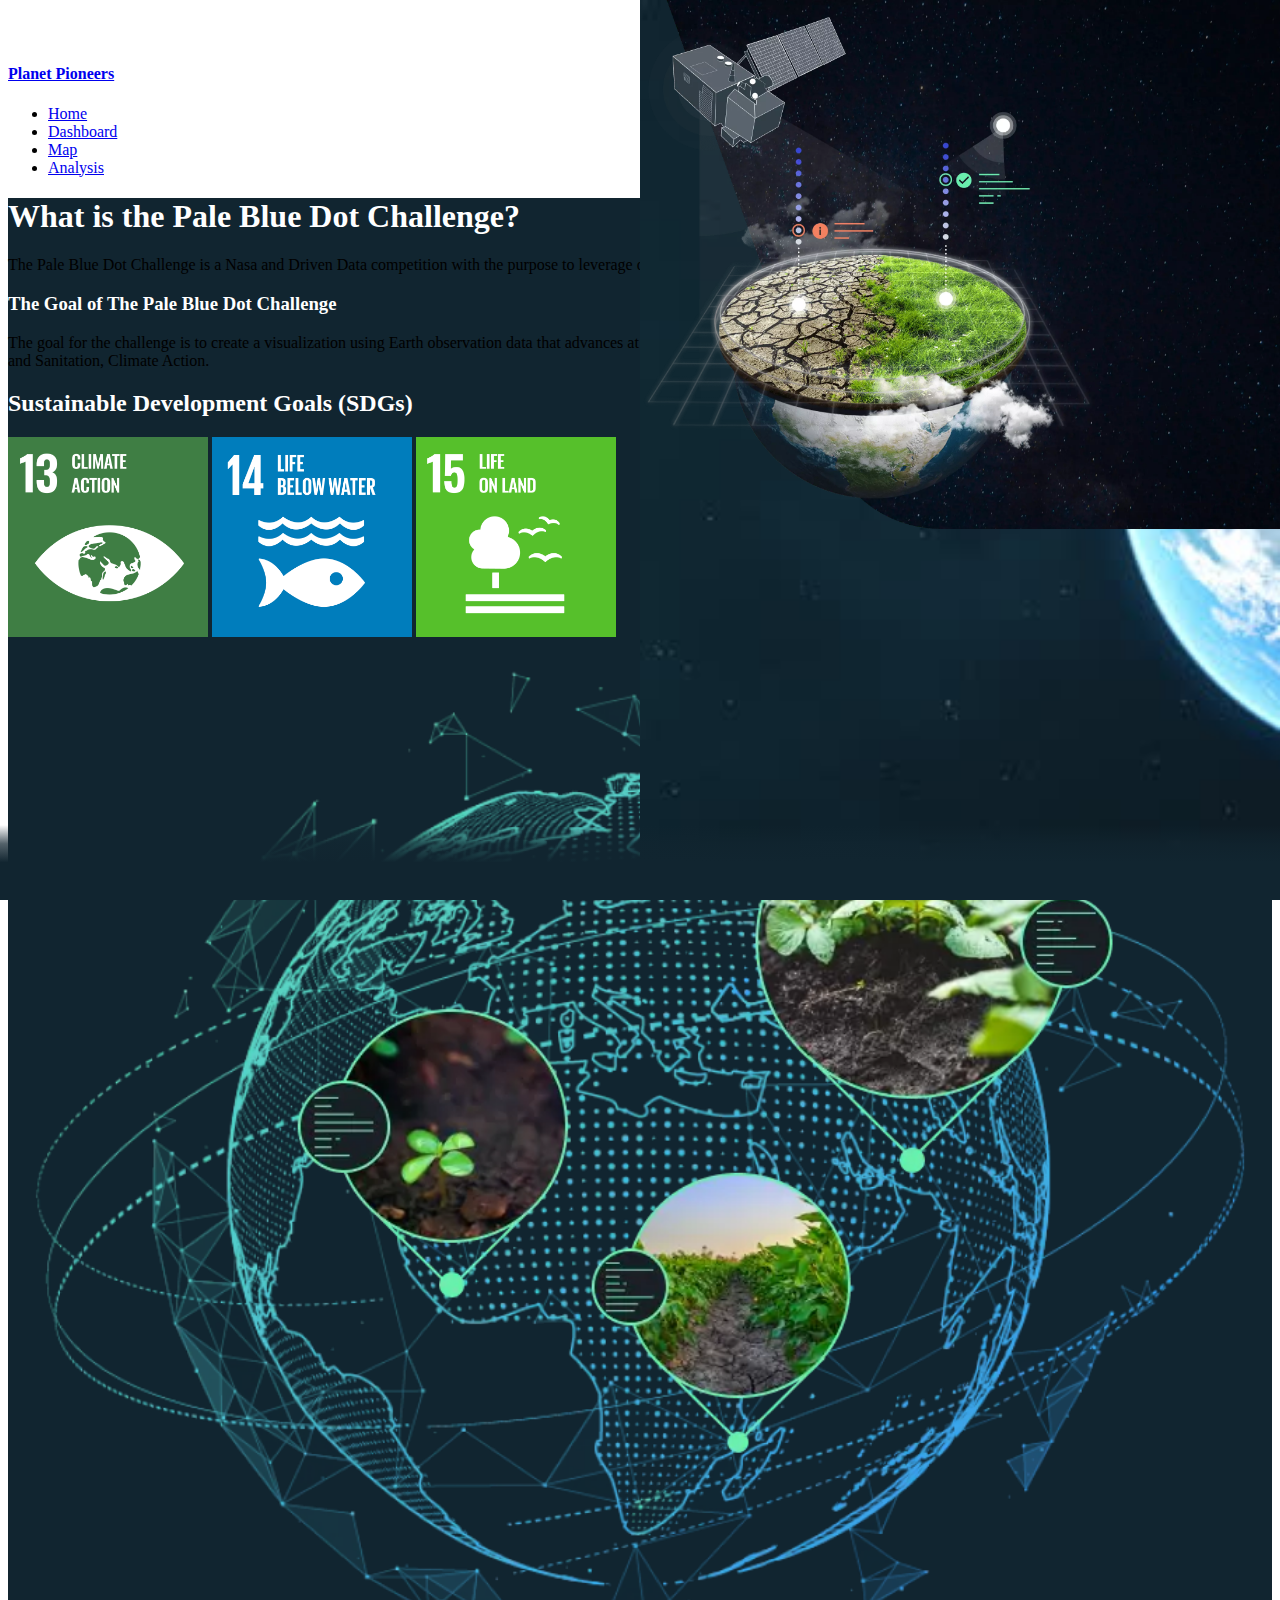
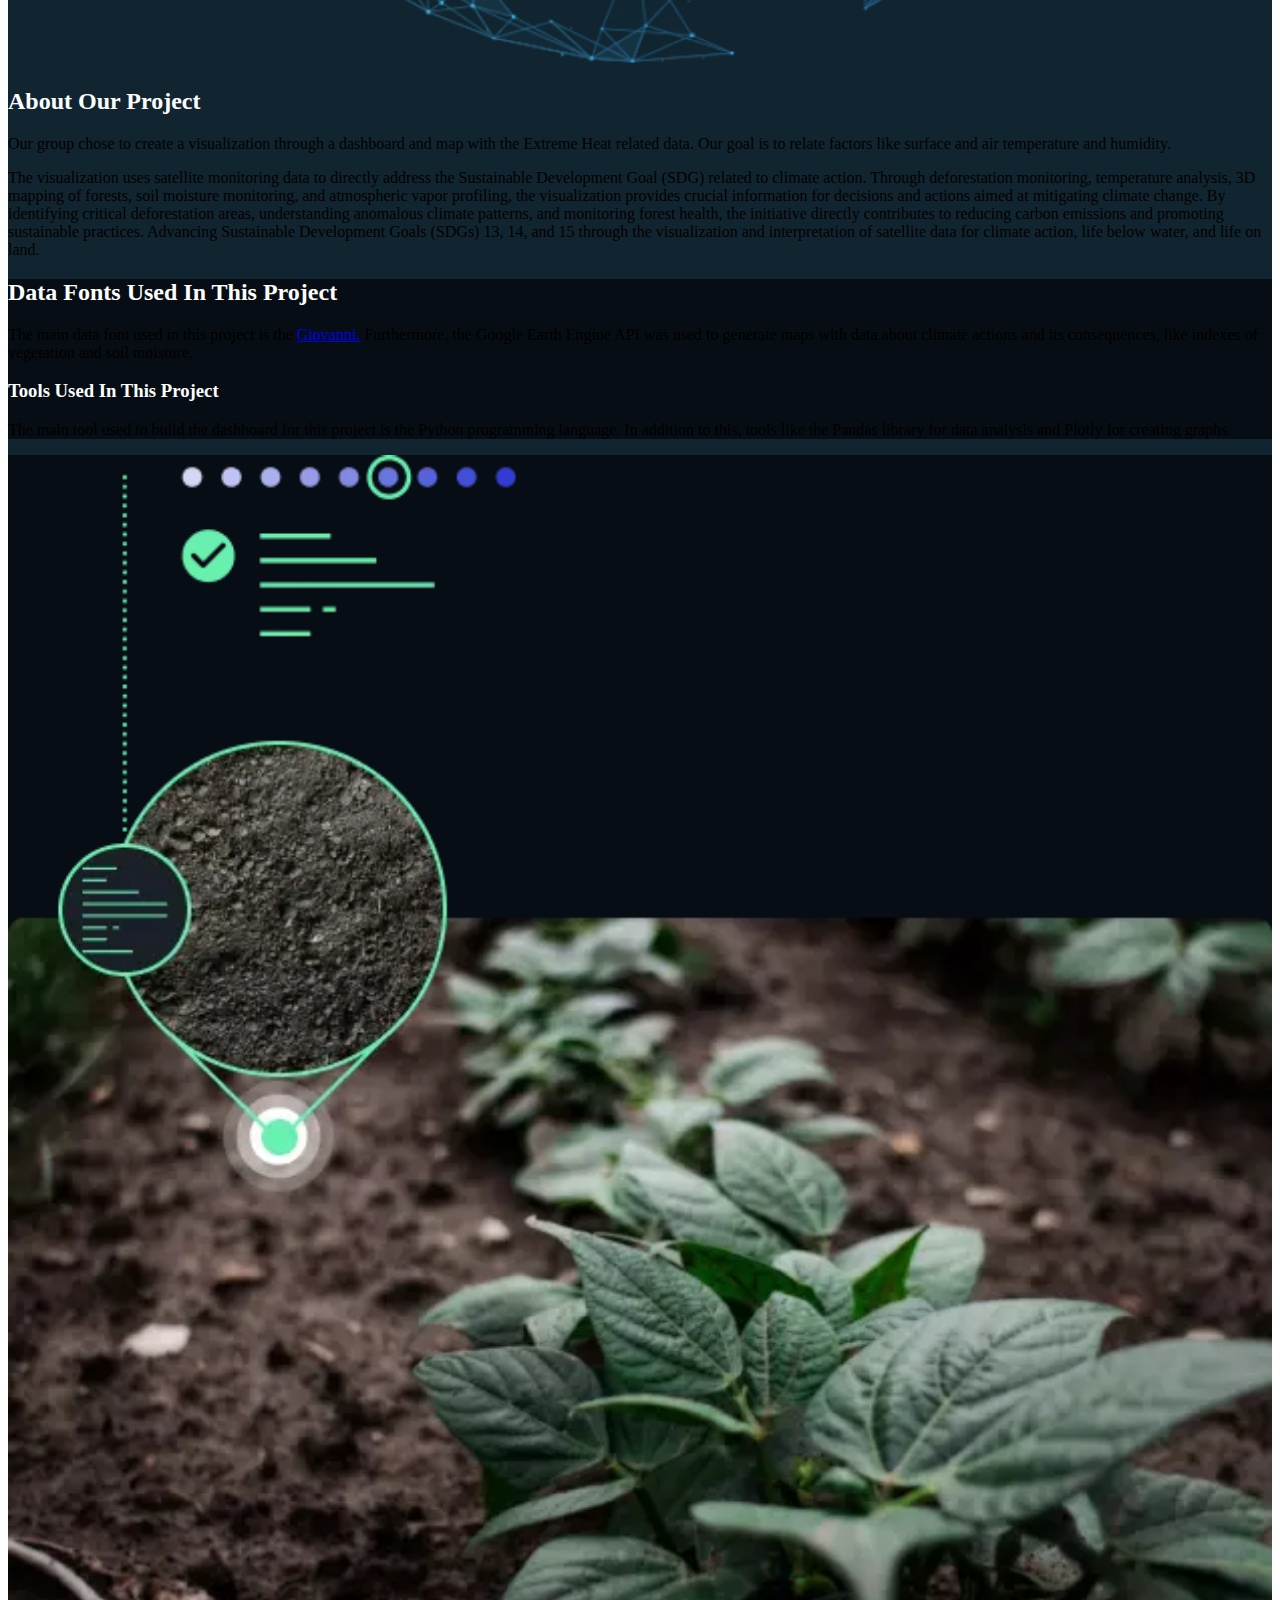
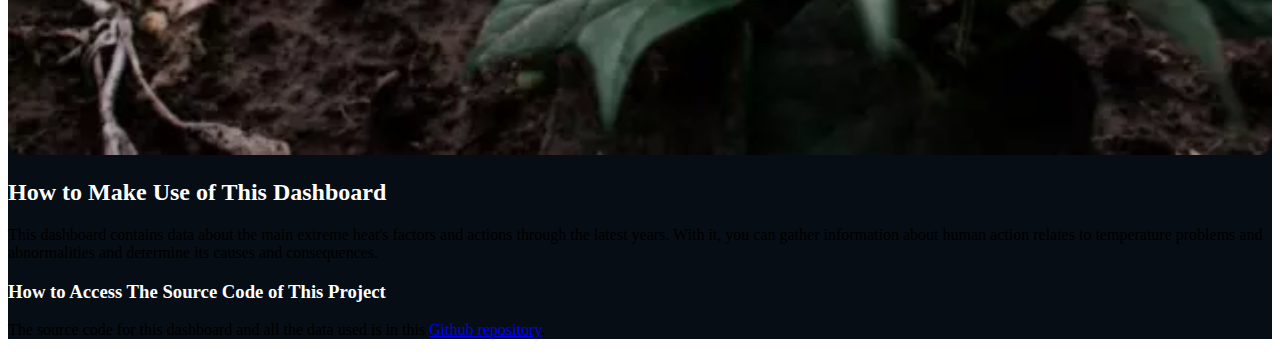
<file: index.html>
<!DOCTYPE html>
<html lang="en">
<head>
  <meta charset="utf-8">
  <meta name="viewport" content="width=device-width, initial-scale=1">
  <title>Home</title>
  <link href="https://cdn.jsdelivr.net/npm/bootstrap@5.3.2/dist/css/bootstrap.min.css" rel="stylesheet" integrity="sha384-T3c6CoIi6uLrA9TneNEoa7RxnatzjcDSCmG1MXxSR1GAsXEV/Dwwykc2MPK8M2HN" crossorigin="anonymous">
  <link href="styles.css" rel="stylesheet">

  <style>
    .earth-background {
      background-color: #112530;
    }

    .earth-background-2 {
      background: linear-gradient(90deg, rgba(17,37,48,1) 0%, rgba(17,37,48,1) 50%, rgba(0,0,0,0) 100%);
    }

    .earth {
      position: absolute;
      top: 0;
      bottom: 0;
      right: 0;
      width: 50%;
      background-image: url(assets/img/earth.jpg);
      background-size: cover;
    }

    .transition {
      position: absolute;
      bottom: 0;
      left: 0;
      right: 0;
      height: 75px;
      background: linear-gradient(0deg, rgba(17,37,48,1) 0%, rgba(17,37,48,1) 50%, rgba(17,37,48,0.7231267507002801) 75%, rgba(17,37,48,0) 100%);
    }

    .goal-img {
      width: 200px;
    }

    .satellite-background {
      background-color: #070d14;
    }

    .satellite {
      position: absolute;
      top: 0;
      bottom: 0;
      right: 0;
      width: 50%;
      background: url(/assets/img/asm-intro-web.png.webp);
      background-repeat: no-repeat;
      background-size: contain;
      background-position: top right;
    }
  </style>
</head>

<body>
  <header class="sticky-top p-3 text-bg-dark">
    <div class="container">
      <div class="d-flex flex-wrap align-items-center justify-content-center justify-content-lg-start">
        <a href="/" class="d-flex align-items-center text-white text-decoration-none me-5">
          <img class="logo me-2" src="./assets/img/logo.png" alt="Home">
          <h4>Planet Pioneers</h4>
        </a>

        <ul class="nav col-12 col-lg-auto me-lg-auto mb-2 justify-content-center mb-md-0">
          <li><a href="/" class="nav-link px-2 text-secondary">Home</a></li>
          <li><a href="/dashboard.html" class="nav-link px-2 text-white">Dashboard</a></li>
          <li><a href="/map.html" class="nav-link px-2 text-white">Map</a></li>
          <li><a href="/analysis.html" class="nav-link px-2 text-white">Analysis</a></li>
        </ul>
      </div>
    </div>
  </header>

  <main class="earth-background text-white">
    <div class="position-relative container-fluid earth-background">
      <div class="earth"></div>
      <div class="transition"></div>

      <div class="position-relative container col-xxl-8 px-4 py-5 earth-background-2">
        <div class="row py-5">  
          <div class="col-8">
            <h1 class="display-5 fw-bold text-body-emphasis lh-1 mb-3" style="color: white !important;">What is the Pale Blue Dot Challenge?</h1>
            <p class="lead">The Pale Blue Dot Challenge is a Nasa and Driven Data competition with the purpose to leverage open science and to make Earth observation data available to all.</p>
  
            <h3 class="fw-normal text-body-emphasis lh-1 mt-5 mb-3" style="color: white !important;">The Goal of The Pale Blue Dot Challenge</h3>
            <p class="lead">The goal for the challenge is to create a visualization using Earth observation data that advances at least one of the following Sustainable Development Goals (SDGs): 
              Zero Hunger, Clean Water and Sanitation, Climate Action.
            </p>
          </div>
        </div>
      </div>
    </div>
    
    <div class="container-fluid">
      <div class="container p-4 text-center">
        <h2 class="fw-bold text-body-emphasis lh-1 mb-3" style="color: white !important;">Sustainable Development Goals (SDGs)</h2>

        <div class="d-flex justify-content-center my-5" style="gap: 3rem;">
          <img src="./assets/img/E-WEB-Goal-13.png" class="goal-img">
          <img src="./assets/img/E_SDG goals_icons-individual-rgb-14.png" class="goal-img">
          <img src="./assets/img/E-WEB-Goal-15.png" class="goal-img">
        </div>
      </div>
    </div>

    <div class="container-fluid">
      <div class="container p-4">
        <div class="row align-items-center">
          <div class="col-5">
            <img src="./assets/img/provide-data.png.webp" style="width: 100%; height: 100%;">
          </div>

          <div class="col-7">
            <h2 class="fw-bold text-body-emphasis lh-1 mb-3" style="color: white !important;">About Our Project</h2>

            <p class="lead">
              Our group chose to create a visualization through a dashboard and map with the Extreme Heat related data. 
              Our goal is to relate factors like surface and air temperature and humidity.
            </p>

            <p class="lead">
              The visualization uses satellite monitoring data to directly address the Sustainable Development Goal (SDG) related to climate action. 
              Through deforestation monitoring, temperature analysis, 3D mapping of forests, soil moisture monitoring, and atmospheric vapor profiling, 
              the visualization provides crucial information for decisions and actions aimed at mitigating climate change. 
              By identifying critical deforestation areas, understanding anomalous climate patterns, and monitoring forest health, 
              the initiative directly contributes to reducing carbon emissions and promoting sustainable practices. 
              Advancing Sustainable Development Goals (SDGs) 13, 14, and 15 through the visualization and interpretation of satellite data for climate action, 
              life below water, and life on land.
            </p>
          </div>
        </div>
      </div>
    </div>

    <div class="container-fluid position-relative p-5 mt-4 satellite-background">
      <div class="satellite"></div>
      
      <div class="container p-5">
        <div class="row">
          <div class="col-6">
            <h2 class="fw-bold text-body-emphasis lh-1 mb-3" style="color: white !important;">Data Fonts Used In This Project</h2>
            <p class="lead">
              The main data font used in this project is the <a href="https://www.earthdata.nasa.gov/technology/giovanni" class="link-light">Giovanni.</a>
              Furthermore, the Google Earth Engine API was used to generate maps with data about climate actions and its consequences, like indexes of vegetation and soil moisture.
            </p>

            <h3 class="fw-normal text-body-emphasis lh-1 mt-5 mb-3" style="color: white !important;">Tools Used In This Project</h3>
            <p class="lead">
              The main tool used to build the dashboard for this project is the Python programming language. In addition to this, tools like the Pandas library for data analysis 
              and Plotly for creating graphs.
            </p>
          </div>
        </div>
      </div>
    </div>

    <div class="container-fluid position-relative px-5 pb-5 satellite-background">      
      <div class="container px-5 pb-5">
        <div class="row align-items-end">
          <div class="col-5">
            <img src="./assets/img/plants-grow.png.webp" style="width: 100%;">
          </div>

          <div class="col-7 ps-5">
            <h2 class="fw-bold text-body-emphasis lh-1 mb-3" style="color: white !important;">How to Make Use of This Dashboard</h2>
            <p class="lead">
              This dashboard contains data about the main extreme heat's factors and actions through the latest years. With it, 
              you can gather information about human action relates to temperature problems and abnormalities and determine its causes and consequences.
            </p>

            <h3 class="fw-normal text-body-emphasis lh-1 mt-5 mb-3" style="color: white !important;">How to Access The Source Code of This Project</h3>
            <p class="lead">
              The source code for this dashboard and all the data used is in this <a href="https://github.com/wendykayore/wendykayore.github.io" class="link-light">Github repository</a>.
            </p>
          </div>
        </div>
      </div>
    </div>
  </main>

  <script src="https://cdn.jsdelivr.net/npm/bootstrap@5.3.2/dist/js/bootstrap.bundle.min.js" integrity="sha384-C6RzsynM9kWDrMNeT87bh95OGNyZPhcTNXj1NW7RuBCsyN/o0jlpcV8Qyq46cDfL" crossorigin="anonymous"></script>
</body>
</html>
</file>
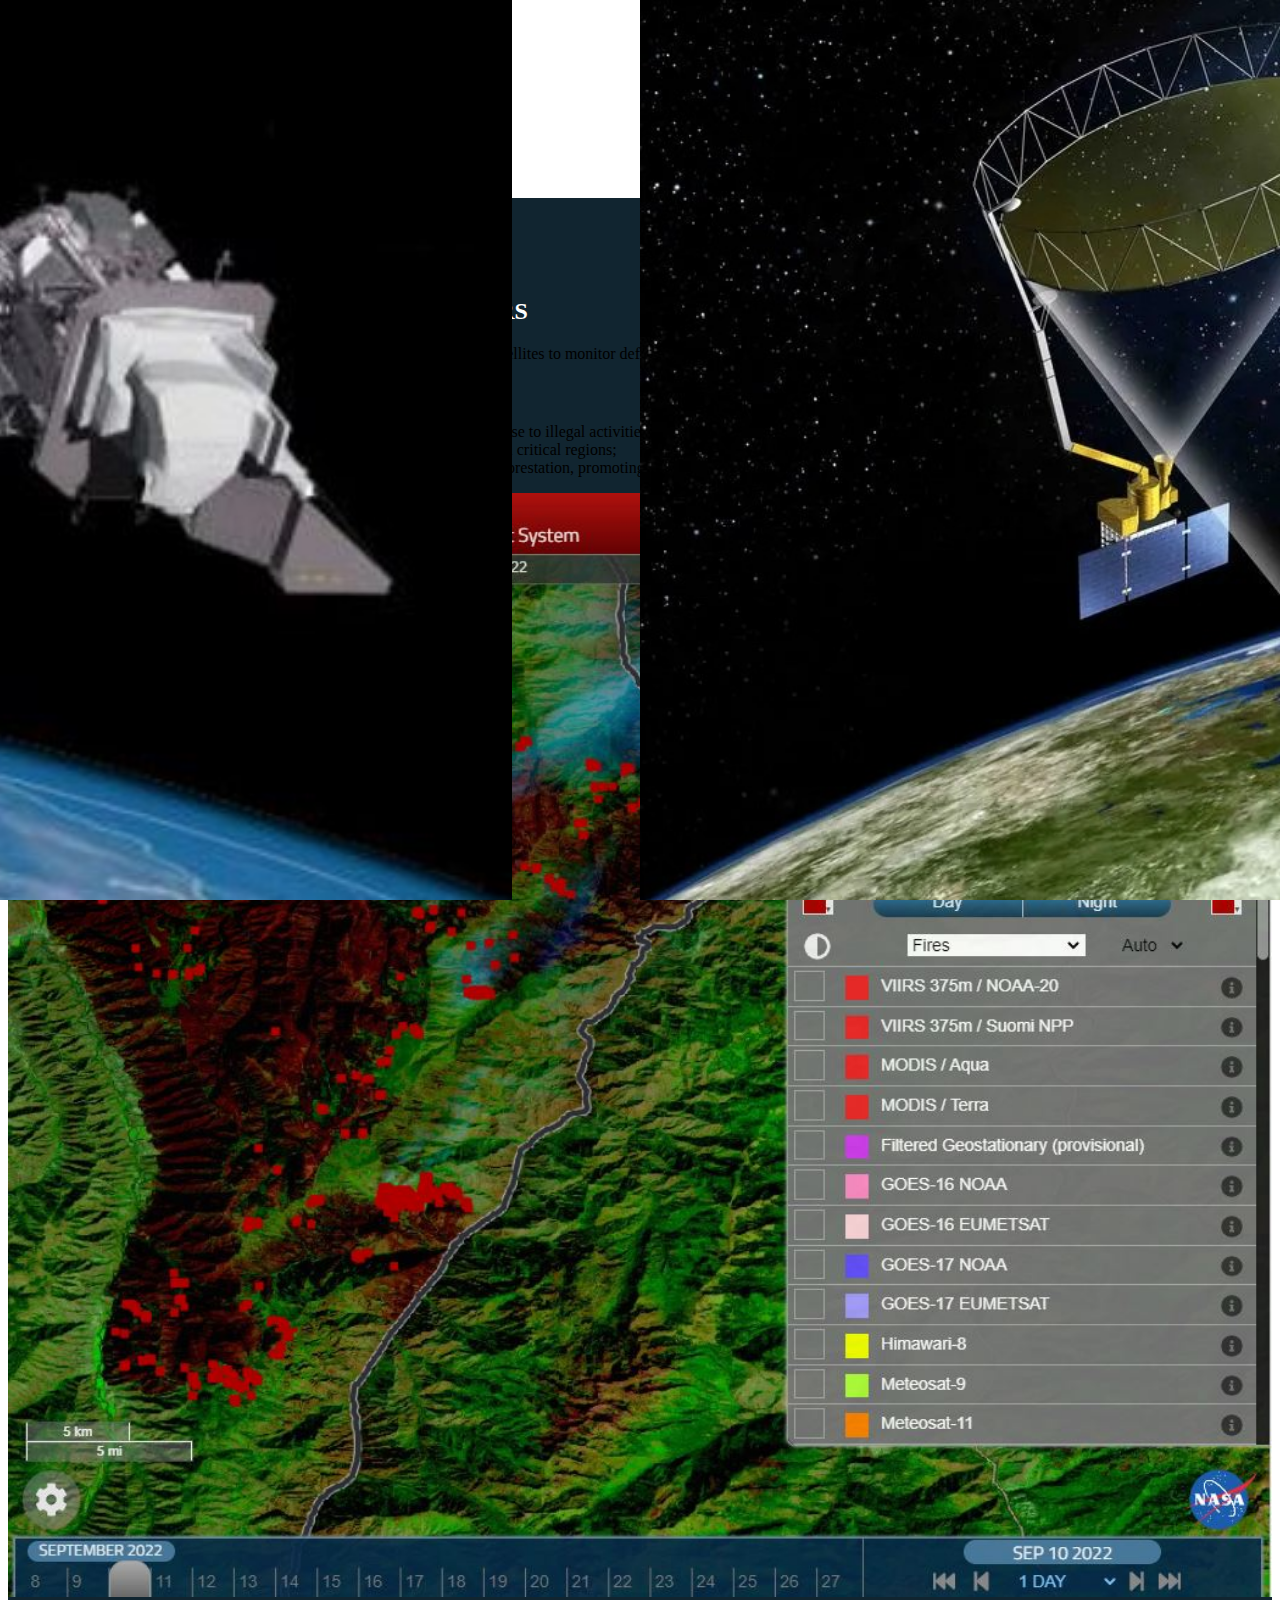
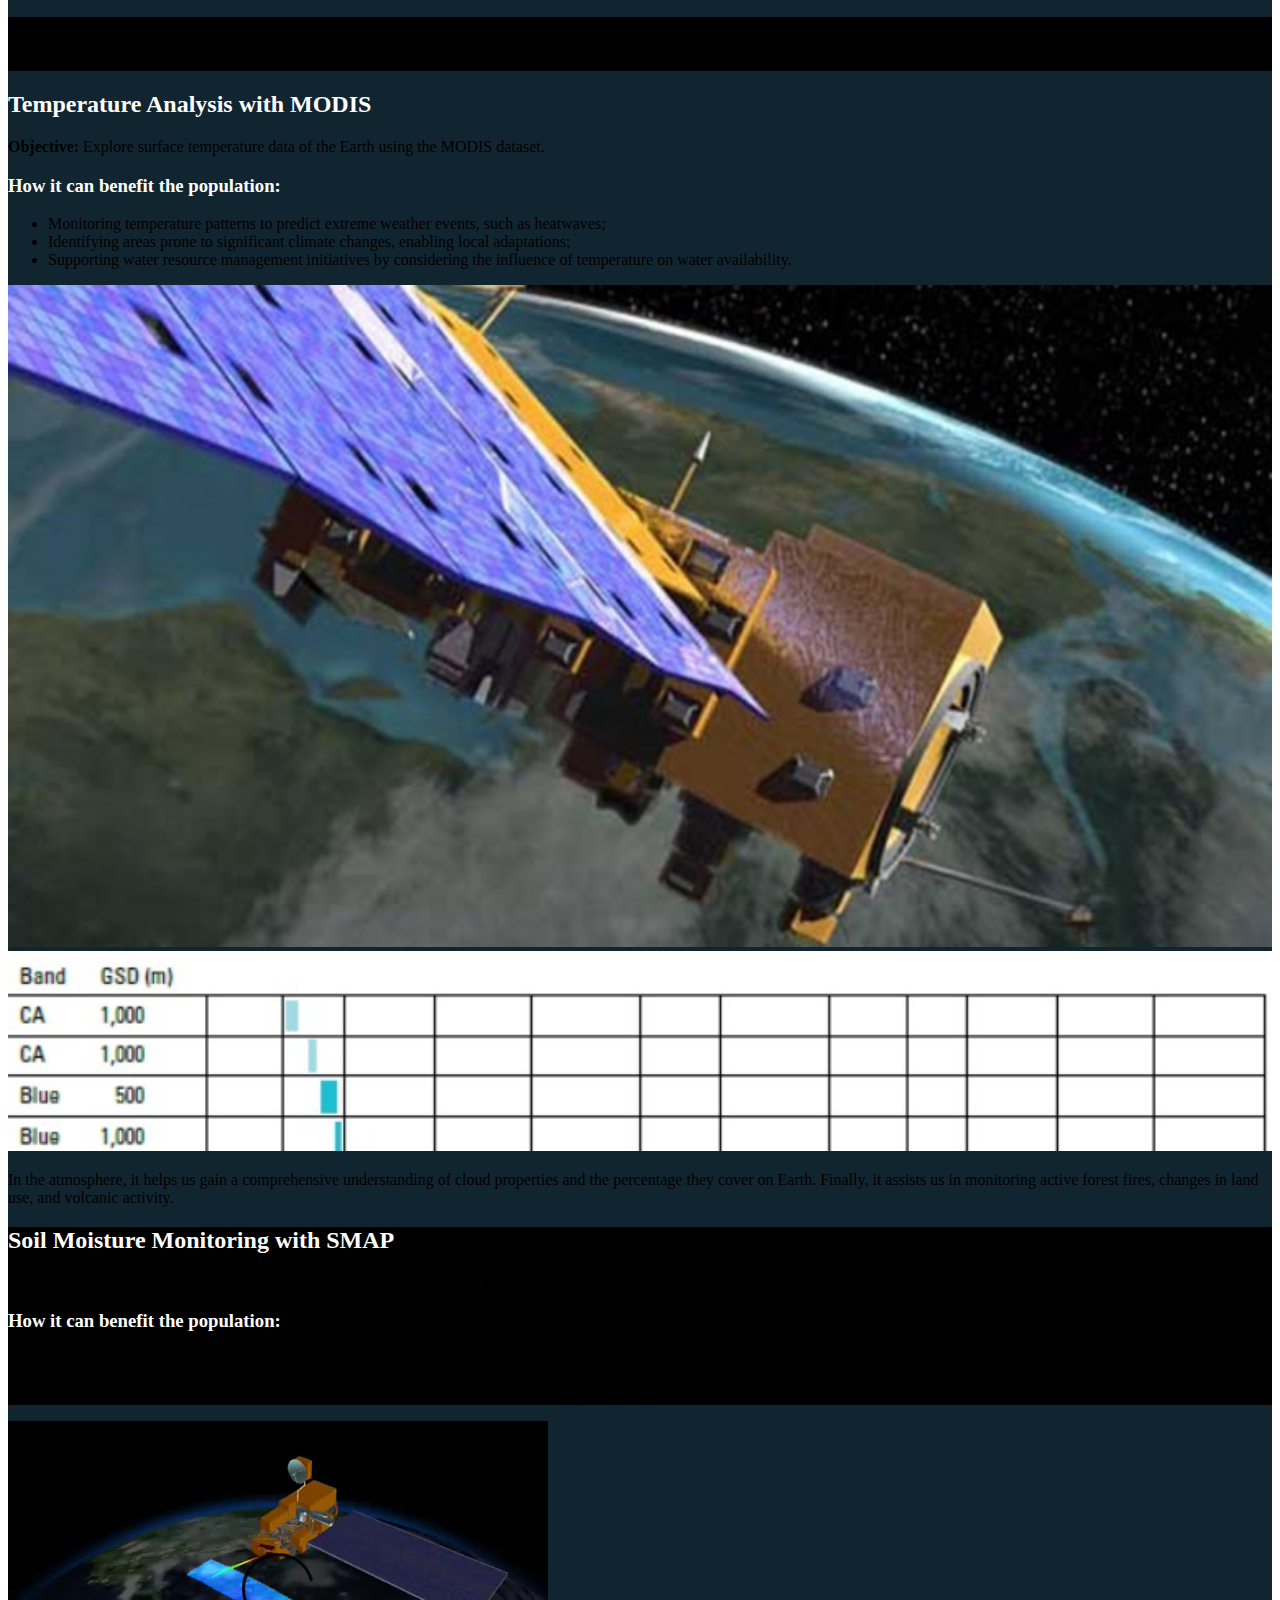
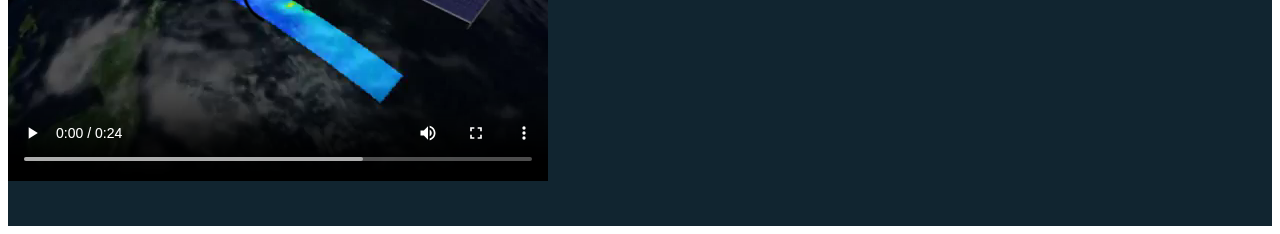
<file: analysis.html>
<!DOCTYPE html>
<html lang="en">
<head>
  <meta charset="utf-8">
  <meta name="viewport" content="width=device-width, initial-scale=1">
  <title>Analysis</title>
  <link href="https://cdn.jsdelivr.net/npm/bootstrap@5.3.2/dist/css/bootstrap.min.css" rel="stylesheet" integrity="sha384-T3c6CoIi6uLrA9TneNEoa7RxnatzjcDSCmG1MXxSR1GAsXEV/Dwwykc2MPK8M2HN" crossorigin="anonymous">
  <link href="styles.css" rel="stylesheet">

  <style>
    .background {
      background-color: #112530;
    }

    .background-satellite-1 {
      background-color: #000;
    }

    .satellite-1 {
      position: absolute;
      top: 0;
      bottom: 0;
      left: 0;
      width: 40%;
      background: url(assets/img/satellite-1.jpg);
      background-size: cover;
      background-position: 100%;
    }

    .background-satellite-3 {
      background-color: #010101;
    }

    .background-2-satellite-3 {
      background: linear-gradient(90deg, rgba(0,0,0,1) 0%, rgba(1,1,1,1) 40%, rgba(0,0,0,0) 100%);
    }

    .satellite-3 {
      position: absolute;
      top: 0;
      bottom: 0;
      right: 0;
      width: 50%;
      background: url(assets/img/satellite-3.jpg);
      background-size: cover;
    }

    .video-wrapper {
      height: 45vh;
    }
  </style>
</head>

<body>
  <header class="sticky-top p-3 text-bg-dark">
    <div class="container">
      <div class="d-flex flex-wrap align-items-center justify-content-center justify-content-lg-start">
        <a href="/" class="d-flex align-items-center text-white text-decoration-none me-5">
          <img class="logo me-2" src="./assets/img/logo.png" alt="Home">
          <h4>Planet Pioneers</h4>
        </a>

        <ul class="nav col-12 col-lg-auto me-lg-auto mb-2 justify-content-center mb-md-0">
          <li><a href="/" class="nav-link px-2 text-white">Home</a></li>
          <li><a href="/dashboard.html" class="nav-link px-2 text-white">Dashboard</a></li>
          <li><a href="/map.html" class="nav-link px-2 text-white">Map</a></li>
          <li><a href="/analysis.html" class="nav-link px-2 text-secondary">Analysis</a></li>
        </ul>
      </div>
    </div>
  </header>

  <main class="background text-white">
    <div class="text-center py-5">
      <h1 class="display-5 fw-bold text-body-emphasis lh-1" style="color: white !important;">Characteristics</h1>
      <h3 class="fw-normal text-body-emphasis lh-1" style="color: white !important;">Monitoring Software Functionality</h3>
    </div>

    <div class="container-fluid">
      <div class="container p-4">
        <div class="row align-items-center">
          <div class="col-7 pe-5">
            <h2 class="fw-bold text-body-emphasis lh-1 mb-3" style="color: white !important;">Deforestation Monitoring with Landsat and VIIRS</h2>

            <p class="lead">
              <strong class="fw-bold">Objective:</strong> Utilize high spatial resolution images from Landsat and VIIRS satellites to monitor deforested areas over time.
            </p>

            <h3 class="fw-normal text-body-emphasis lh-1 mt-5" style="color: white !important;">How it can benefit the population:</h3>
            <ul class="lead mt-3">
              <li>Swift identification of deforested areas, enabling a more efficient response to illegal activities;</li>
              <li>Facilitation of planning and implementation of reforestation strategies in critical regions;</li>
              <li>Raising awareness among the population about the consequences of deforestation, promoting environmental consciousness.</li>
            </ul>
          </div>

          <div class="col-5">
            <img src="./assets/img/nasa-firms.jpg" style="width: 100%;" class="rounded-2">
          </div>
        </div>
      </div>
    </div>

    <div class="container-fluid position-relative p-5 mt-4 background-satellite-1">
      <div class="satellite-1"></div>

      <div class="container p-5 position-relative">
        <div class="row flex-row-reverse">
          <div class="col-7">
            <p class="lead">
              The active fire hotspots from Landsat provide spatial scale information that is valuable for contextualizing sub-daily observations 
              from other products such as MODIS, VIIRS, and Harmonized Landsat-Sentinel (HLS)," she said. "Furthermore, there is now a greater 
              opportunity to merge fine spatial scale hotspots from Landsat with fine temporal scale hotspots from existing sources using a 
              seamless pipeline when accessing data through FIRMS.
            </p>
          </div>
        </div>
      </div>
    </div>

    <div class="container-fluid p-4 mt-4">      
      <div class="container p-4">
        <div class="row align-items-center">
          <div class="col-7 pe-5">
            <h2 class="fw-bold text-body-emphasis lh-1 mb-3" style="color: white !important;">Temperature Analysis with MODIS</h2>

            <p class="lead">
              <strong class="fw-bold">Objective:</strong> Explore surface temperature data of the Earth using the MODIS dataset.
            </p>

            <h3 class="fw-normal text-body-emphasis lh-1 mt-5" style="color: white !important;">How it can benefit the population:</h3>
            <ul class="lead mt-3">
              <li>Monitoring temperature patterns to predict extreme weather events, such as heatwaves;</li>
              <li>Identifying areas prone to significant climate changes, enabling local adaptations;</li>
              <li>Supporting water resource management initiatives by considering the influence of temperature on water availability.</li>
            </ul>
          </div>

          <div class="col-5">
            <img src="./assets/img/satellite-2.jpg" style="width: 100%;" class="rounded-2">
          </div>
        </div>
      </div>
    </div>

    <div class="container-fluid p-4 mt-4">      
      <div class="container px-4 pb-4">
        <div class="row align-items-center">
          <div class="col-6">
            <img src="./assets/img/table.jpg" style="height: 200px; width: 100%; object-fit: cover; object-position: top;" class="rounded-2">
          </div>
          
          <div class="col-6 ps-5">
            <p class="lead">
              In the atmosphere, it helps us gain a comprehensive understanding of cloud properties and the percentage they cover on Earth. 
              Finally, it assists us in monitoring active forest fires, changes in land use, and volcanic activity.
            </p>
          </div>
        </div>
      </div>
    </div>

    <div class="container-fluid position-relative mt-4 background-satellite-3">
      <div class="satellite-3"></div>

      <div class="position-relative container p-4 background-2-satellite-3">
        <div class="row align-items-center p-4">
          <div class="col-7 py-5">
            <h2 class="fw-bold text-body-emphasis lh-1 mb-3" style="color: white !important;">Soil Moisture Monitoring with SMAP</h2>

            <p class="lead">
              <strong class="fw-bold">Objective:</strong> Analyze data from the SMAP dataset to understand variations in soil moisture.
            </p>

            <h3 class="fw-normal text-body-emphasis lh-1 mt-5" style="color: white !important;">How it can benefit the population:</h3>
            <ul class="lead mt-3">
              <li>Identification of regions susceptible to drought, allowing the implementation of water resource management measures;</li>
              <li>Support for agriculture by providing soil information to optimize irrigation practices;</li>
              <li>Early warnings for communities dependent on agriculture, minimizing negative impacts of water scarcity.</li>
            </ul>
          </div>
        </div>
      </div>
    </div>

    <div class="container-fluid p-4">
      <div class="container text-center pt-4 pb-5">
        <div class="video-wrapper">
          <video controls autoplay loop class="h-100 rounded-3">
            <source src="assets/video/MODIS.mp4" type="video/mp4">
          </video>
        </div>
      </div>
    </div>
  </main>

  <script src="https://cdn.jsdelivr.net/npm/bootstrap@5.3.2/dist/js/bootstrap.bundle.min.js" integrity="sha384-C6RzsynM9kWDrMNeT87bh95OGNyZPhcTNXj1NW7RuBCsyN/o0jlpcV8Qyq46cDfL" crossorigin="anonymous"></script>
</body>
</html>
</file>
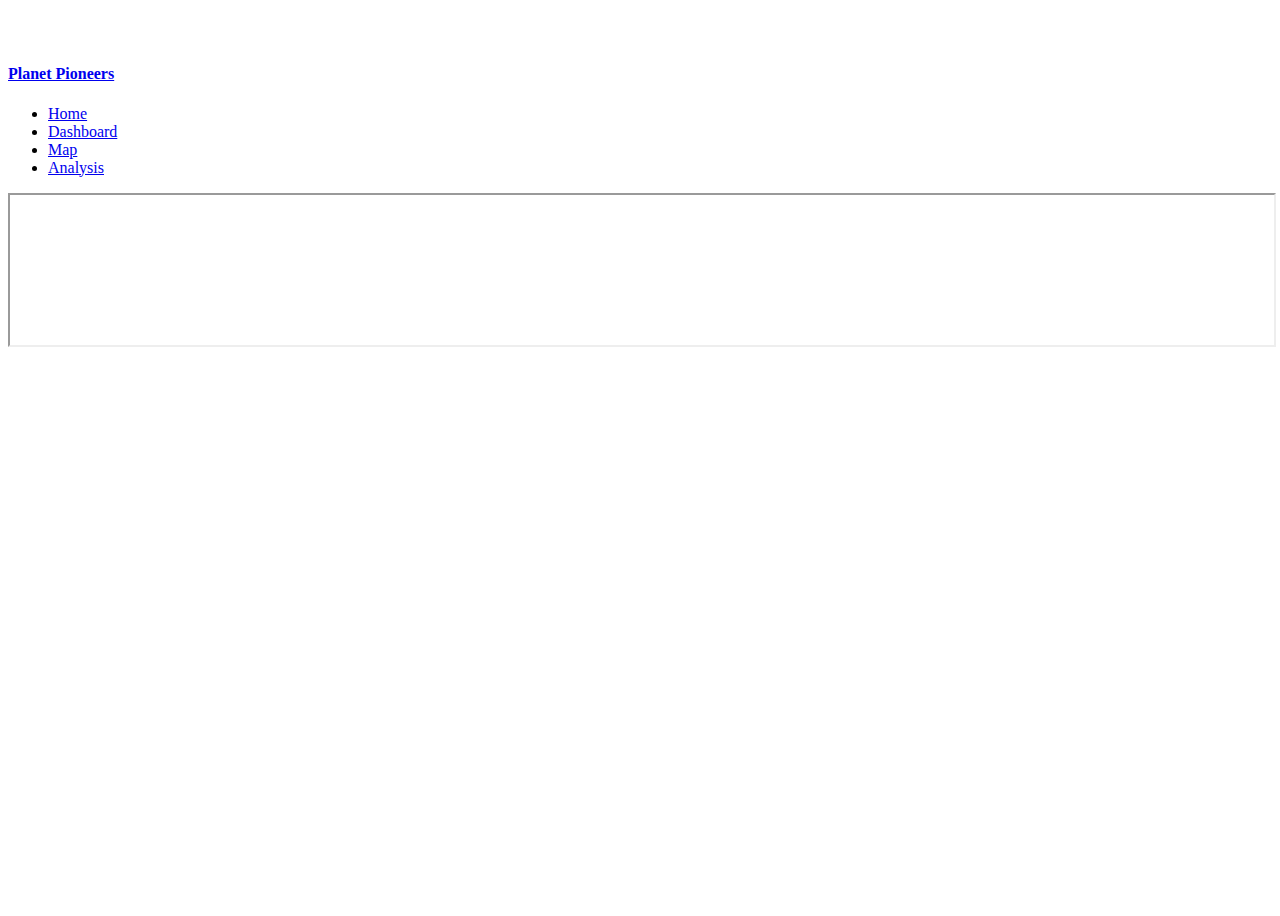
<file: map.html>
<!DOCTYPE html>
<html lang="en">
<head>
  <meta charset="utf-8">
  <meta name="viewport" content="width=device-width, initial-scale=1">
  <title>Map</title>
  <link href="https://cdn.jsdelivr.net/npm/bootstrap@5.3.2/dist/css/bootstrap.min.css" rel="stylesheet" integrity="sha384-T3c6CoIi6uLrA9TneNEoa7RxnatzjcDSCmG1MXxSR1GAsXEV/Dwwykc2MPK8M2HN" crossorigin="anonymous">
  <link href="styles.css" rel="stylesheet">

  <style>
    body {
      height: 100vh;
      overflow: hidden;
    }

    .map {
      width: 100%;
      height: 100%;
    }
  </style>
</head>

<body>
  <div class="d-flex flex-column h-100">
    <header class="p-3 text-bg-dark">
      <div class="container">
        <div class="d-flex flex-wrap align-items-center justify-content-center justify-content-lg-start">
          <a href="/" class="d-flex align-items-center text-white text-decoration-none me-5">
            <img class="logo me-2" src="./assets/img/logo.png" alt="Home">
            <h4>Planet Pioneers</h4>
          </a>
  
          <ul class="nav col-12 col-lg-auto me-lg-auto mb-2 justify-content-center mb-md-0">
            <li><a href="/" class="nav-link px-2 text-white">Home</a></li>
            <li><a href="/dashboard.html" class="nav-link px-2 text-white">Dashboard</a></li>
            <li><a href="/map.html" class="nav-link px-2 text-secondary">Map</a></li>
            <li><a href="/analysis.html" class="nav-link px-2 text-white">Analysis</a></li>
          </ul>
        </div>
      </div>
    </header>
  
    <main class="flex-grow-1">
      <iframe class="map" src="https://ee-amabispo08.projects.earthengine.app/view/visualizacao"></iframe>
    </main>
  </div>

  <script src="https://cdn.jsdelivr.net/npm/bootstrap@5.3.2/dist/js/bootstrap.bundle.min.js" integrity="sha384-C6RzsynM9kWDrMNeT87bh95OGNyZPhcTNXj1NW7RuBCsyN/o0jlpcV8Qyq46cDfL" crossorigin="anonymous"></script>
</body>
</html>
</file>
<file: styles.css>
.logo {
  width: 32px;
  height: 32px;
  filter: invert(100%) sepia(0%) saturate(0%) hue-rotate(31deg) brightness(108%) contrast(101%);
}
</file>
